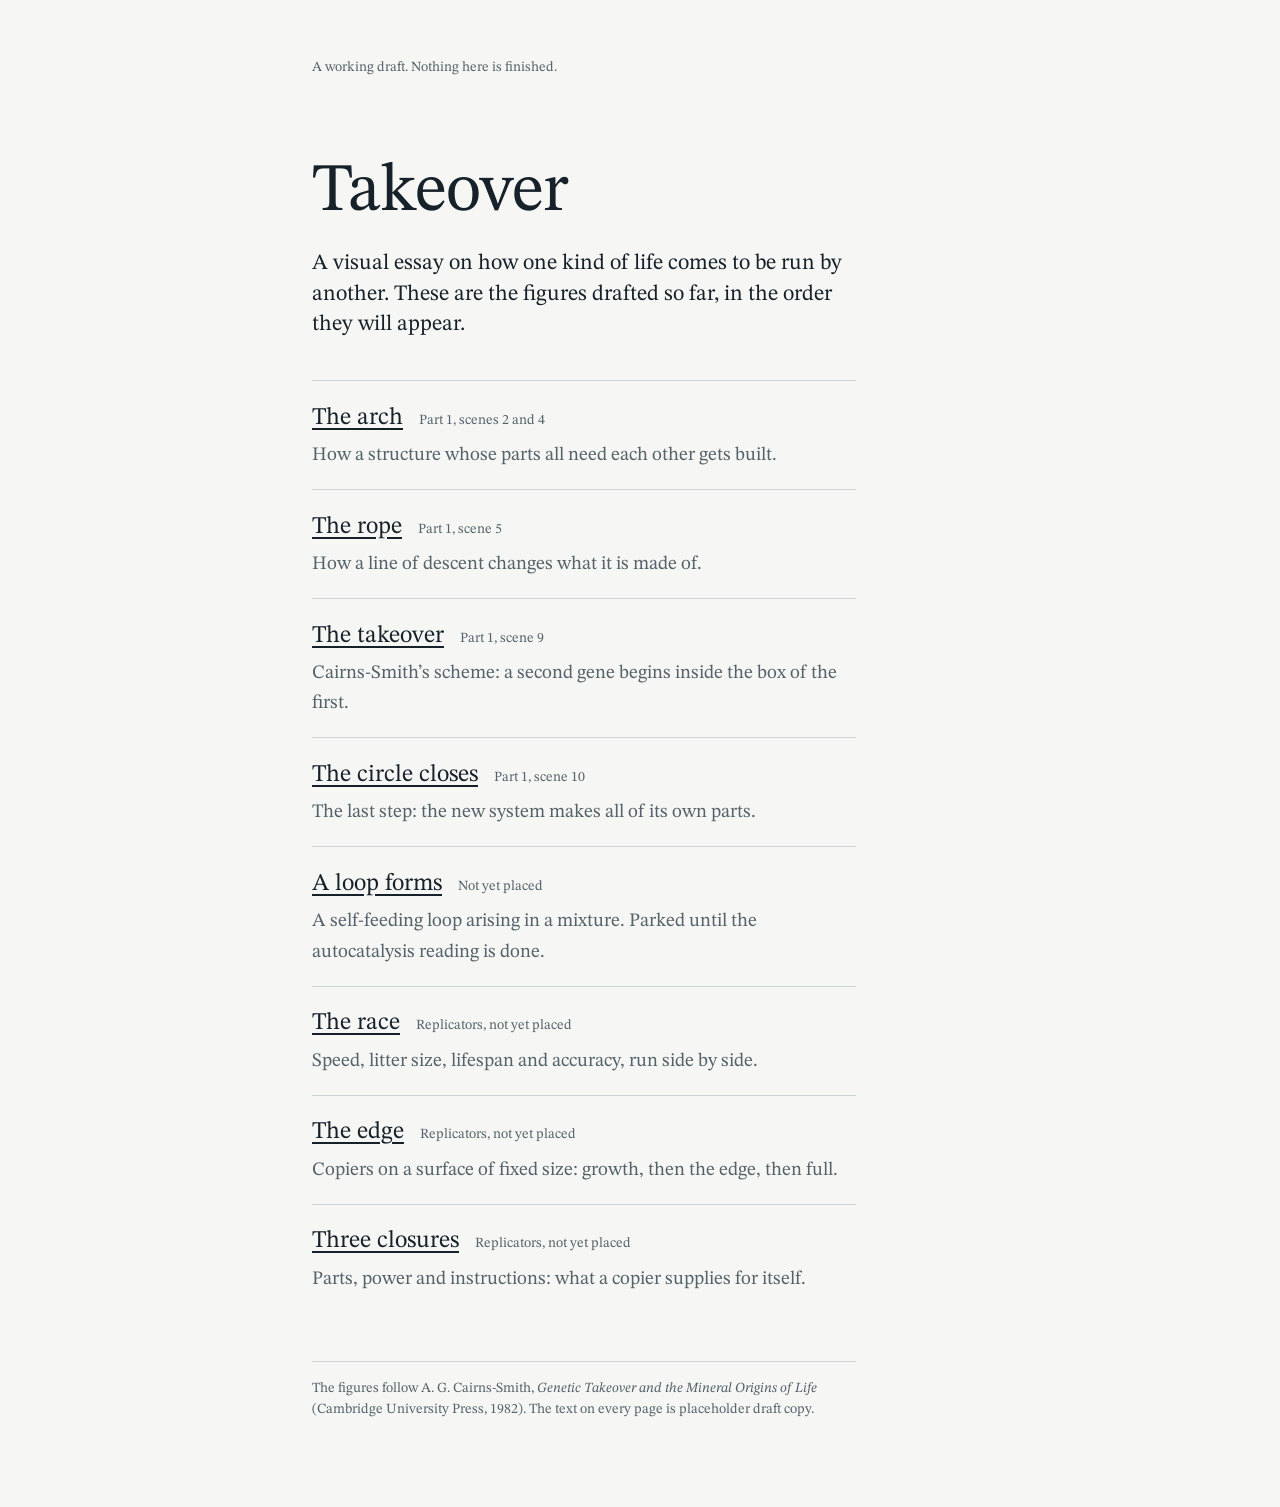
<file: index.html>
<!DOCTYPE html>
<html lang="en">
<head>
  <meta charset="utf-8">
  <meta name="viewport" content="width=device-width, initial-scale=1">
  <meta name="robots" content="noindex">
  <title>Takeover: working draft</title>
  <link rel="stylesheet" href="css/essay.css">
</head>
<body>
  <main class="page">

    <p class="draft-note">A working draft. Nothing here is finished.</p>

    <h1>Takeover</h1>

    <p class="claim">A visual essay on how one kind of life comes to be run by another. These are the figures drafted so far, in the order they will appear.</p>

    <ul class="contents">
      <li>
        <a href="the-arch.html">The arch</a>
        <span class="contents__where">Part 1, scenes 2 and 4</span>
        <p>How a structure whose parts all need each other gets built.</p>
      </li>
      <li>
        <a href="the-rope.html">The rope</a>
        <span class="contents__where">Part 1, scene 5</span>
        <p>How a line of descent changes what it is made of.</p>
      </li>
      <li>
        <a href="the-takeover.html">The takeover</a>
        <span class="contents__where">Part 1, scene 9</span>
        <p>Cairns-Smith&rsquo;s scheme: a second gene begins inside the box of the first.</p>
      </li>
      <li>
        <a href="the-circle-closes.html">The circle closes</a>
        <span class="contents__where">Part 1, scene 10</span>
        <p>The last step: the new system makes all of its own parts.</p>
      </li>
      <li>
        <a href="a-loop-forms.html">A loop forms</a>
        <span class="contents__where">Not yet placed</span>
        <p>A self-feeding loop arising in a mixture. Parked until the autocatalysis reading is done.</p>
      </li>
      <li>
        <a href="the-race.html">The race</a>
        <span class="contents__where">Replicators, not yet placed</span>
        <p>Speed, litter size, lifespan and accuracy, run side by side.</p>
      </li>
      <li>
        <a href="the-edge.html">The edge</a>
        <span class="contents__where">Replicators, not yet placed</span>
        <p>Copiers on a surface of fixed size: growth, then the edge, then full.</p>
      </li>
      <li>
        <a href="three-closures.html">Three closures</a>
        <span class="contents__where">Replicators, not yet placed</span>
        <p>Parts, power and instructions: what a copier supplies for itself.</p>
      </li>
    </ul>

    <div class="sources">
      <p>The figures follow A. G. Cairns-Smith, <i>Genetic Takeover and the Mineral Origins of Life</i> (Cambridge University Press, 1982). The text on every page is placeholder draft copy.</p>
    </div>

  </main>
</body>
</html>
</file>
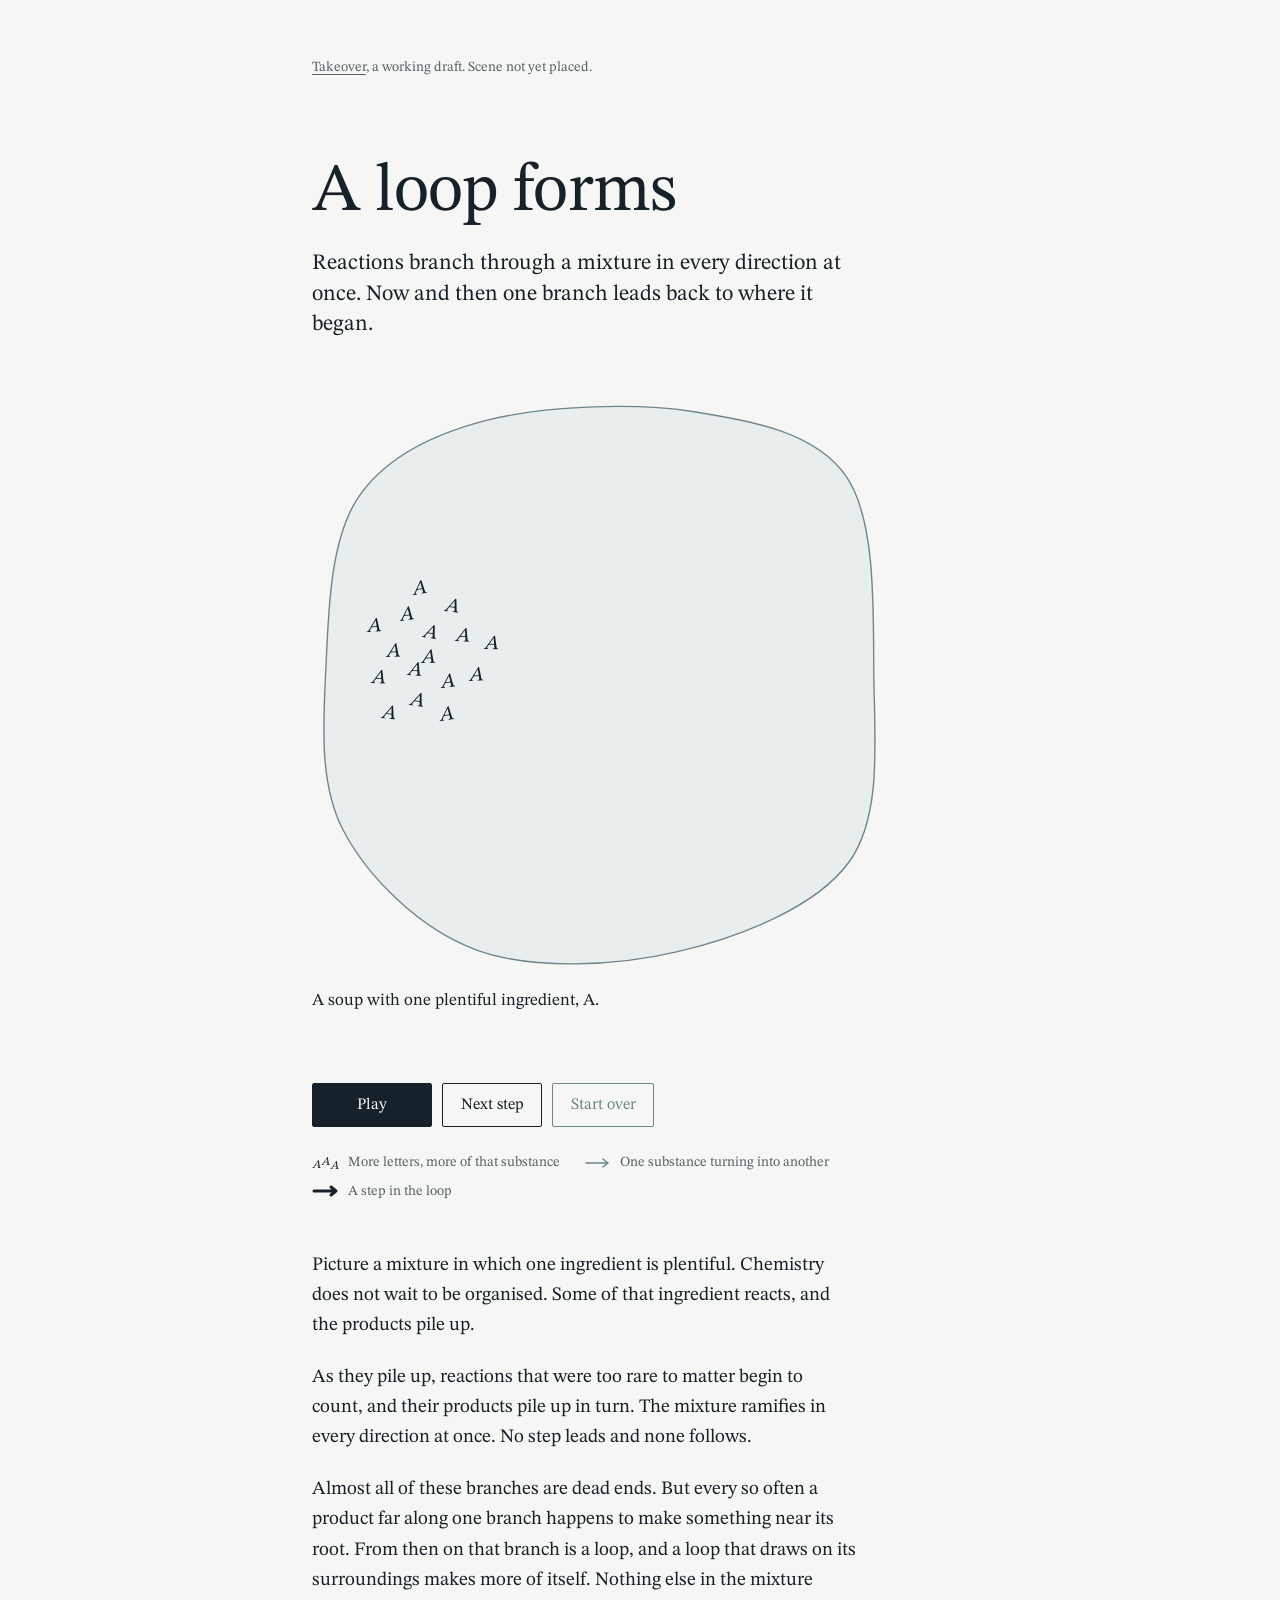
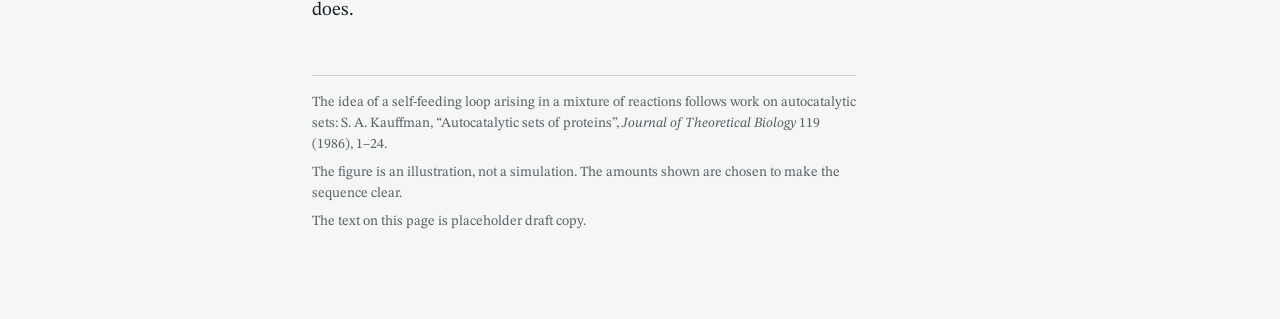
<file: a-loop-forms.html>
<!DOCTYPE html>
<html lang="en">
<head>
  <meta charset="utf-8">
  <meta name="viewport" content="width=device-width, initial-scale=1">
  <meta name="robots" content="noindex">
  <title>A loop forms: Takeover, working draft</title>
  <link rel="stylesheet" href="css/essay.css">
</head>
<body>
  <main class="page">

    <p class="draft-note"><a href="index.html">Takeover</a>, a working draft. Scene not yet placed.</p>

    <h1>A loop forms</h1>

    <p class="claim">Reactions branch through a mixture in every direction at once. Now and then one branch leads back to where it began.</p>

    <figure class="plate" id="loop-forms">
      <div class="plate__stage" data-fig-stage>
        <p>This figure is an animation and needs JavaScript to run.</p>
      </div>

      <figcaption class="plate__caption" data-fig-caption aria-live="polite"></figcaption>

      <div class="plate__controls">
        <button type="button" data-fig-play>Play</button>
        <button type="button" data-fig-next>Next step</button>
        <button type="button" data-fig-reset>Start over</button>
      </div>

      <ul class="plate__key">
        <li>
          <svg viewBox="0 0 28 16" aria-hidden="true">
            <text x="5" y="12.5" font-family="STIX Two Text, Georgia, serif" font-style="italic" font-size="12" fill="#17212a" text-anchor="middle">A</text>
            <text x="14" y="9.5" font-family="STIX Two Text, Georgia, serif" font-style="italic" font-size="12" fill="#17212a" text-anchor="middle">A</text>
            <text x="23" y="13.5" font-family="STIX Two Text, Georgia, serif" font-style="italic" font-size="12" fill="#17212a" text-anchor="middle">A</text>
          </svg>
          More letters, more of that substance
        </li>
        <li>
          <svg viewBox="0 0 28 16" aria-hidden="true">
            <path d="M2 8h22M19 4l5 4-5 4" fill="none" stroke="#6f858c" stroke-width="1.5" stroke-linecap="round" stroke-linejoin="round"/>
          </svg>
          One substance turning into another
        </li>
        <li>
          <svg viewBox="0 0 28 16" aria-hidden="true">
            <path d="M2 8h22M19 4l5 4-5 4" fill="none" stroke="#17212a" stroke-width="3" stroke-linecap="round" stroke-linejoin="round"/>
          </svg>
          A step in the loop
        </li>
      </ul>
    </figure>

    <div class="prose">
      <p>Picture a mixture in which one ingredient is plentiful. Chemistry does not wait to be organised. Some of that ingredient reacts, and the products pile up.</p>

      <p>As they pile up, reactions that were too rare to matter begin to count, and their products pile up in turn. The mixture ramifies in every direction at once. No step leads and none follows.</p>

      <p>Almost all of these branches are dead ends. But every so often a product far along one branch happens to make something near its root. From then on that branch is a loop, and a loop that draws on its surroundings makes more of itself. Nothing else in the mixture does.</p>
    </div>

    <div class="sources">
      <p>The idea of a self-feeding loop arising in a mixture of reactions follows work on autocatalytic sets: S. A. Kauffman, &ldquo;Autocatalytic sets of proteins&rdquo;, <i>Journal of Theoretical Biology</i> 119 (1986), 1&ndash;24.</p>
      <p>The figure is an illustration, not a simulation. The amounts shown are chosen to make the sequence clear.</p>
      <p>The text on this page is placeholder draft copy.</p>
    </div>

  </main>

  <script src="js/figure-player.js"></script>
  <script src="js/loop-forms.js"></script>
  <script src="js/scene-a-loop-forms.js"></script>
</body>
</html>
</file>
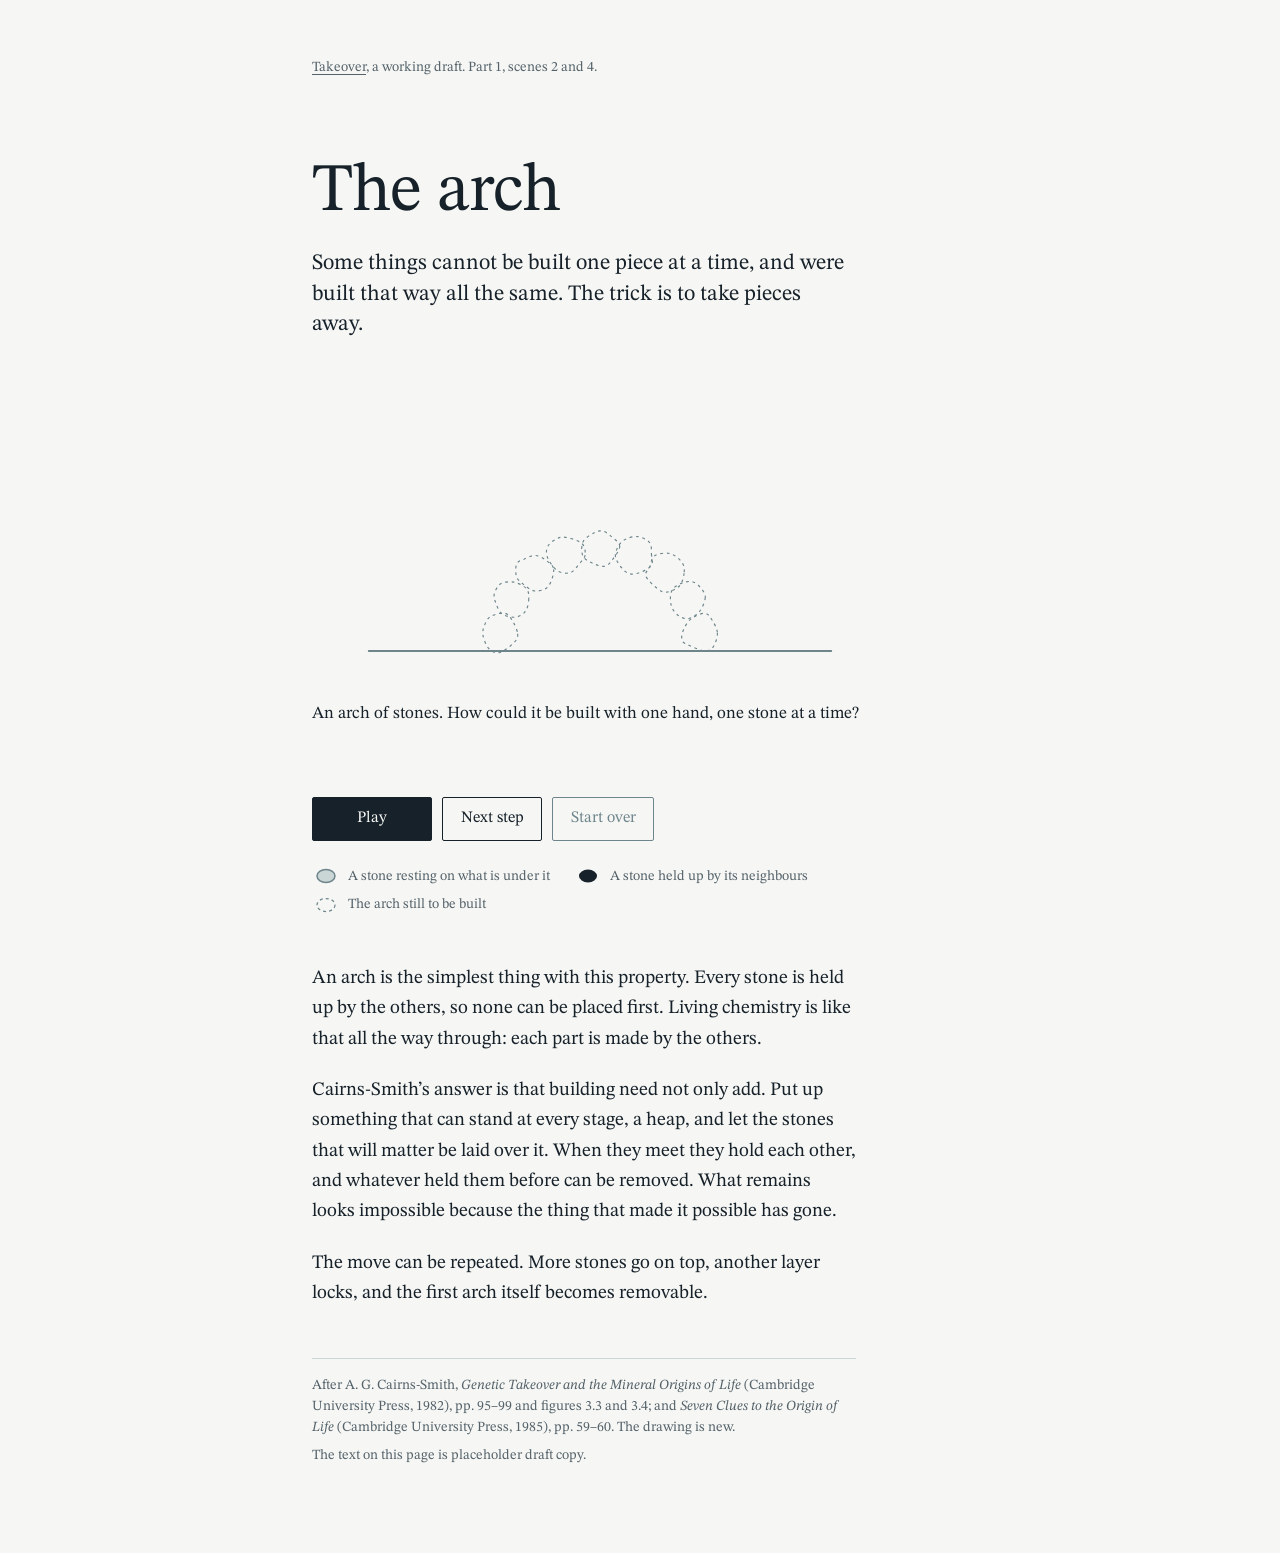
<file: the-arch.html>
<!DOCTYPE html>
<html lang="en">
<head>
  <meta charset="utf-8">
  <meta name="viewport" content="width=device-width, initial-scale=1">
  <meta name="robots" content="noindex">
  <title>The arch: Takeover, working draft</title>
  <link rel="stylesheet" href="css/essay.css">
</head>
<body>
  <main class="page">

    <p class="draft-note"><a href="index.html">Takeover</a>, a working draft. Part 1, scenes 2 and 4.</p>

    <h1>The arch</h1>

    <p class="claim">Some things cannot be built one piece at a time, and were built that way all the same. The trick is to take pieces away.</p>

    <figure class="plate" id="the-arch">
      <div class="plate__stage" data-fig-stage>
        <p>This figure is an animation and needs JavaScript to run.</p>
      </div>

      <figcaption class="plate__caption" data-fig-caption aria-live="polite"></figcaption>

      <div class="plate__controls">
        <button type="button" data-fig-play>Play</button>
        <button type="button" data-fig-next>Next step</button>
        <button type="button" data-fig-reset>Start over</button>
      </div>

      <ul class="plate__key">
        <li>
          <svg viewBox="0 0 28 16" aria-hidden="true"><ellipse cx="14" cy="8" rx="9" ry="6.5" fill="#cad5d6" stroke="#6f858c" stroke-width="1.5"/></svg>
          A stone resting on what is under it
        </li>
        <li>
          <svg viewBox="0 0 28 16" aria-hidden="true"><ellipse cx="14" cy="8" rx="9" ry="6.5" fill="#17212a"/></svg>
          A stone held up by its neighbours
        </li>
        <li>
          <svg viewBox="0 0 28 16" aria-hidden="true"><ellipse cx="14" cy="8" rx="9" ry="6.5" fill="none" stroke="#6f858c" stroke-width="1.25" stroke-dasharray="3 3"/></svg>
          The arch still to be built
        </li>
      </ul>
    </figure>

    <div class="prose">
      <p>An arch is the simplest thing with this property. Every stone is held up by the others, so none can be placed first. Living chemistry is like that all the way through: each part is made by the others.</p>

      <p>Cairns-Smith&rsquo;s answer is that building need not only add. Put up something that can stand at every stage, a heap, and let the stones that will matter be laid over it. When they meet they hold each other, and whatever held them before can be removed. What remains looks impossible because the thing that made it possible has gone.</p>

      <p>The move can be repeated. More stones go on top, another layer locks, and the first arch itself becomes removable.</p>
    </div>

    <div class="sources">
      <p>After A. G. Cairns-Smith, <i>Genetic Takeover and the Mineral Origins of Life</i> (Cambridge University Press, 1982), pp. 95&ndash;99 and figures 3.3 and 3.4; and <i>Seven Clues to the Origin of Life</i> (Cambridge University Press, 1985), pp. 59&ndash;60. The drawing is new.</p>
      <p>The text on this page is placeholder draft copy.</p>
    </div>

  </main>

  <script src="js/figure-player.js"></script>
  <script src="js/arch.js"></script>
  <script src="js/scene-the-arch.js"></script>
</body>
</html>
</file>
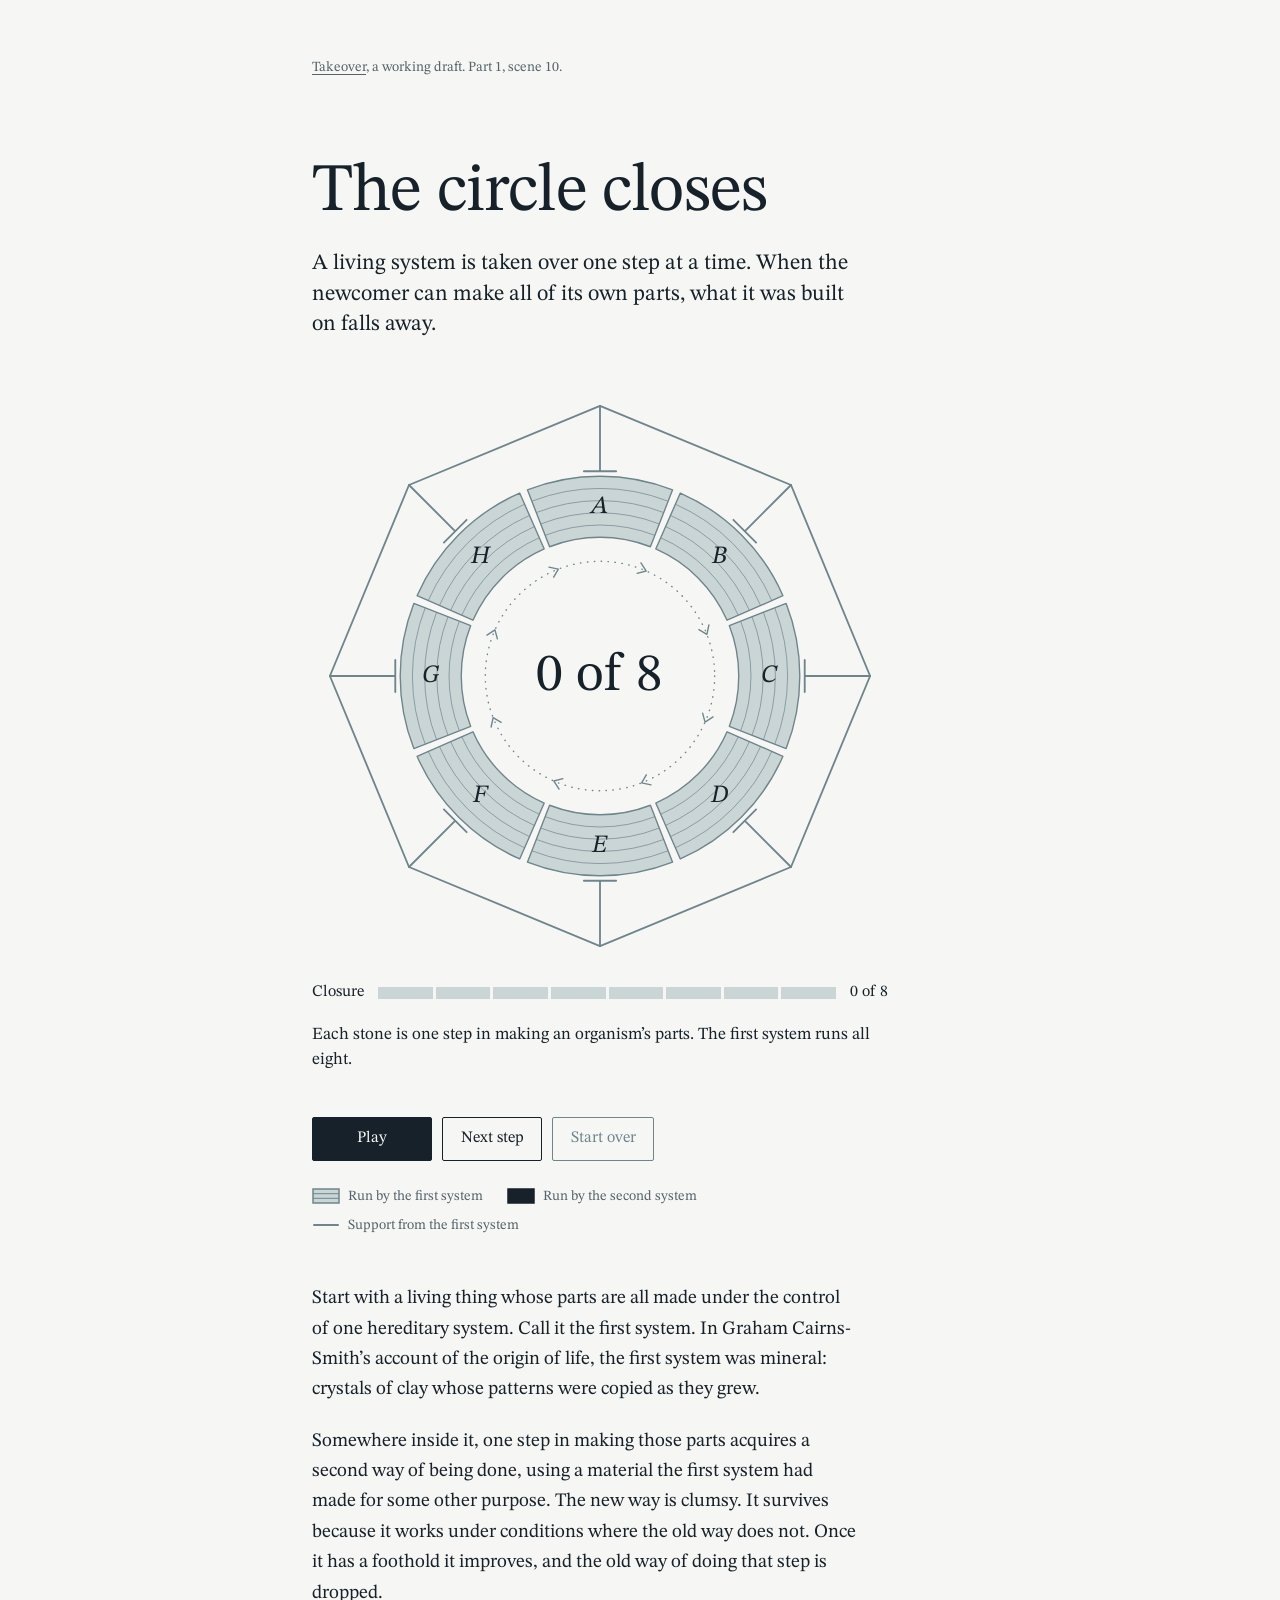
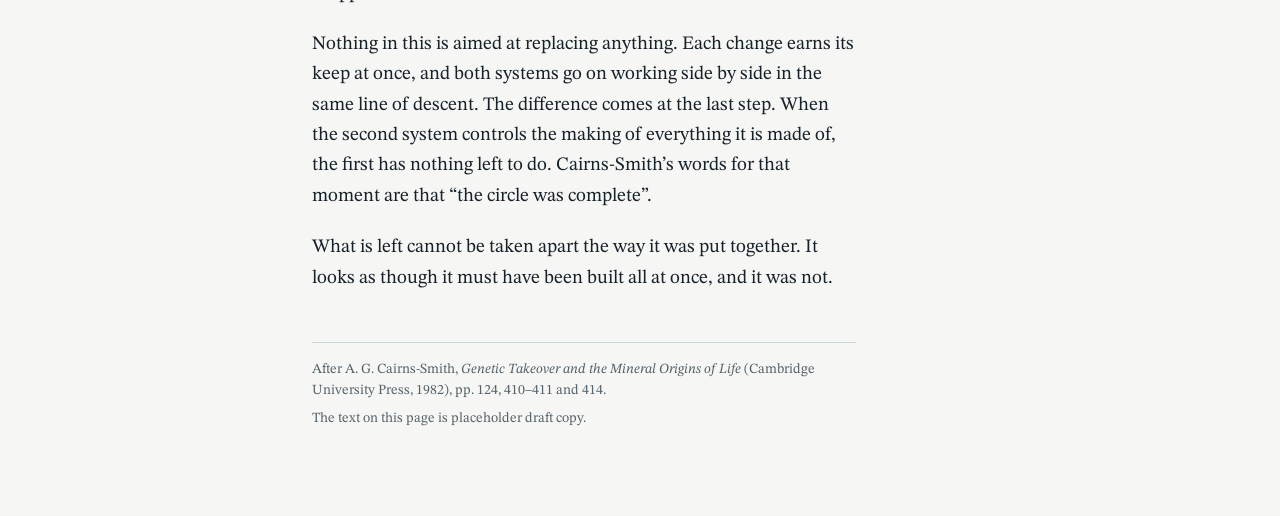
<file: the-circle-closes.html>
<!DOCTYPE html>
<html lang="en">
<head>
  <meta charset="utf-8">
  <meta name="viewport" content="width=device-width, initial-scale=1">
  <meta name="robots" content="noindex">
  <title>The circle closes: Takeover, working draft</title>
  <link rel="stylesheet" href="css/essay.css">
</head>
<body>
  <main class="page">

    <p class="draft-note"><a href="index.html">Takeover</a>, a working draft. Part 1, scene 10.</p>

    <h1>The circle closes</h1>

    <p class="claim">A living system is taken over one step at a time. When the newcomer can make all of its own parts, what it was built on falls away.</p>

    <figure class="plate" id="closing-circle">
      <div class="plate__stage" data-fig-stage>
        <p>This figure is an animation and needs JavaScript to run.</p>
      </div>

      <div class="meter">
        <span id="closure-label">Closure</span>
        <span class="meter__cells" data-cc-meter aria-labelledby="closure-label"></span>
        <span data-cc-readout></span>
      </div>

      <figcaption class="plate__caption" data-fig-caption aria-live="polite"></figcaption>

      <div class="plate__controls">
        <button type="button" data-fig-play>Play</button>
        <button type="button" data-fig-next>Next step</button>
        <button type="button" data-fig-reset>Start over</button>
      </div>

      <ul class="plate__key">
        <li>
          <svg viewBox="0 0 28 16" aria-hidden="true">
            <rect x="1" y="1" width="26" height="14" fill="#cad5d6" stroke="#6f858c" stroke-width="1.5"/>
            <path d="M1 5.7h26M1 10.3h26" stroke="#6f858c" stroke-width="1"/>
          </svg>
          Run by the first system
        </li>
        <li>
          <svg viewBox="0 0 28 16" aria-hidden="true">
            <rect x="1" y="1" width="26" height="14" fill="#17212a" stroke="#17212a" stroke-width="1.5"/>
          </svg>
          Run by the second system
        </li>
        <li>
          <svg viewBox="0 0 28 16" aria-hidden="true">
            <path d="M2 8h24" stroke="#6f858c" stroke-width="2" stroke-linecap="round"/>
          </svg>
          Support from the first system
        </li>
      </ul>
    </figure>

    <div class="prose">
      <p>Start with a living thing whose parts are all made under the control of one hereditary system. Call it the first system. In Graham Cairns-Smith&rsquo;s account of the origin of life, the first system was mineral: crystals of clay whose patterns were copied as they grew.</p>

      <p>Somewhere inside it, one step in making those parts acquires a second way of being done, using a material the first system had made for some other purpose. The new way is clumsy. It survives because it works under conditions where the old way does not. Once it has a foothold it improves, and the old way of doing that step is dropped.</p>

      <p>Nothing in this is aimed at replacing anything. Each change earns its keep at once, and both systems go on working side by side in the same line of descent. The difference comes at the last step. When the second system controls the making of everything it is made of, the first has nothing left to do. Cairns-Smith&rsquo;s words for that moment are that <q>the circle was complete</q>.</p>

      <p>What is left cannot be taken apart the way it was put together. It looks as though it must have been built all at once, and it was not.</p>
    </div>

    <div class="sources">
      <p>After A. G. Cairns-Smith, <i>Genetic Takeover and the Mineral Origins of Life</i> (Cambridge University Press, 1982), pp. 124, 410&ndash;411 and 414.</p>
      <p>The text on this page is placeholder draft copy.</p>
    </div>

  </main>

  <script src="js/figure-player.js"></script>
  <script src="js/closing-circle.js"></script>
  <script src="js/scene-the-circle-closes.js"></script>
</body>
</html>
</file>
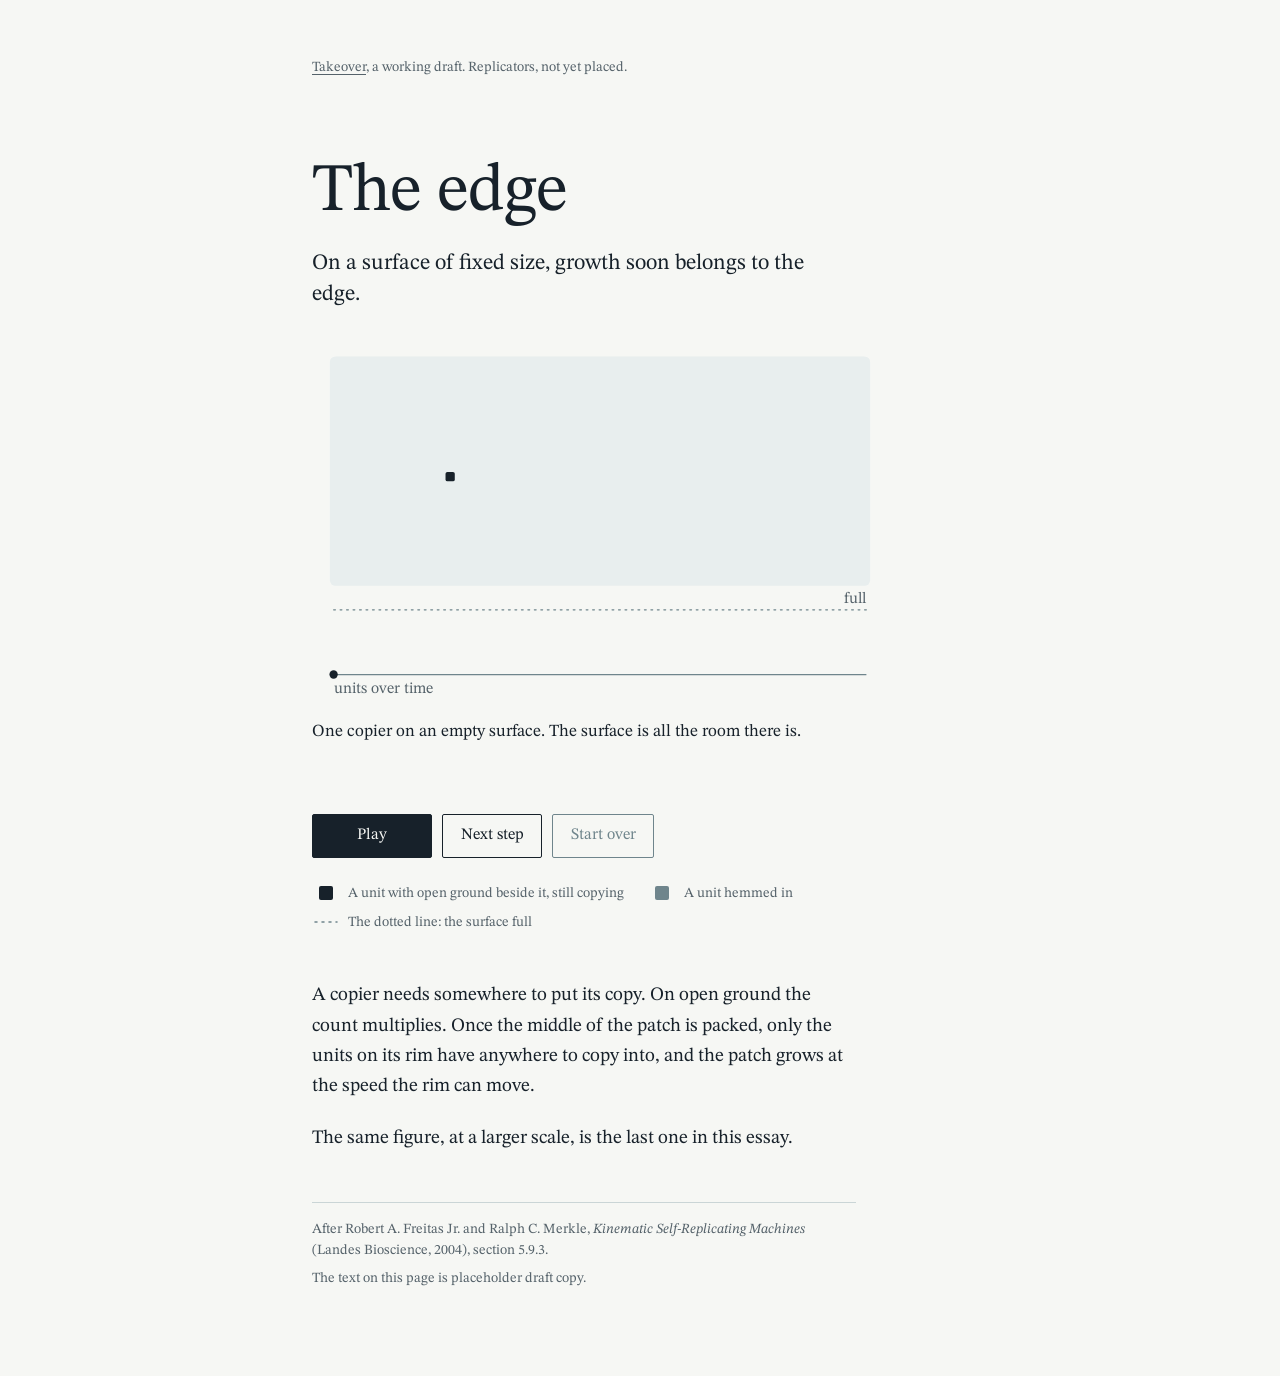
<file: the-edge.html>
<!DOCTYPE html>
<html lang="en">
<head>
  <meta charset="utf-8">
  <meta name="viewport" content="width=device-width, initial-scale=1">
  <meta name="robots" content="noindex">
  <title>The edge: Takeover, working draft</title>
  <link rel="stylesheet" href="css/essay.css">
</head>
<body>
  <main class="page">

    <p class="draft-note"><a href="index.html">Takeover</a>, a working draft. Replicators, not yet placed.</p>

    <h1>The edge</h1>

    <p class="claim">On a surface of fixed size, growth soon belongs to the edge.</p>

    <figure class="plate" id="the-edge">
      <div class="plate__stage" data-fig-stage>
        <p>This figure is an animation and needs JavaScript to run.</p>
      </div>

      <figcaption class="plate__caption" data-fig-caption aria-live="polite"></figcaption>

      <div class="plate__controls">
        <button type="button" data-fig-play>Play</button>
        <button type="button" data-fig-next>Next step</button>
        <button type="button" data-fig-reset>Start over</button>
      </div>

      <ul class="plate__key">
        <li>
          <svg viewBox="0 0 28 16" aria-hidden="true"><rect x="7" y="1" width="14" height="14" rx="2" fill="#17212a"/></svg>
          A unit with open ground beside it, still copying
        </li>
        <li>
          <svg viewBox="0 0 28 16" aria-hidden="true"><rect x="7" y="1" width="14" height="14" rx="2" fill="#6f858c"/></svg>
          A unit hemmed in
        </li>
        <li>
          <svg viewBox="0 0 28 16" aria-hidden="true"><path d="M3 8h22" stroke="#6f858c" stroke-width="1.5" stroke-linecap="round" stroke-dasharray="2 5"/></svg>
          The dotted line: the surface full
        </li>
      </ul>
    </figure>

    <div class="prose">
      <p>A copier needs somewhere to put its copy. On open ground the count multiplies. Once the middle of the patch is packed, only the units on its rim have anywhere to copy into, and the patch grows at the speed the rim can move.</p>

      <p>The same figure, at a larger scale, is the last one in this essay.</p>
    </div>

    <div class="sources">
      <p>After Robert A. Freitas Jr. and Ralph C. Merkle, <i>Kinematic Self-Replicating Machines</i> (Landes Bioscience, 2004), section 5.9.3.</p>
      <p>The text on this page is placeholder draft copy.</p>
    </div>

  </main>

  <script src="js/figure-player.js"></script>
  <script src="js/spread.js"></script>
  <script src="js/scene-the-edge.js"></script>
</body>
</html>
</file>
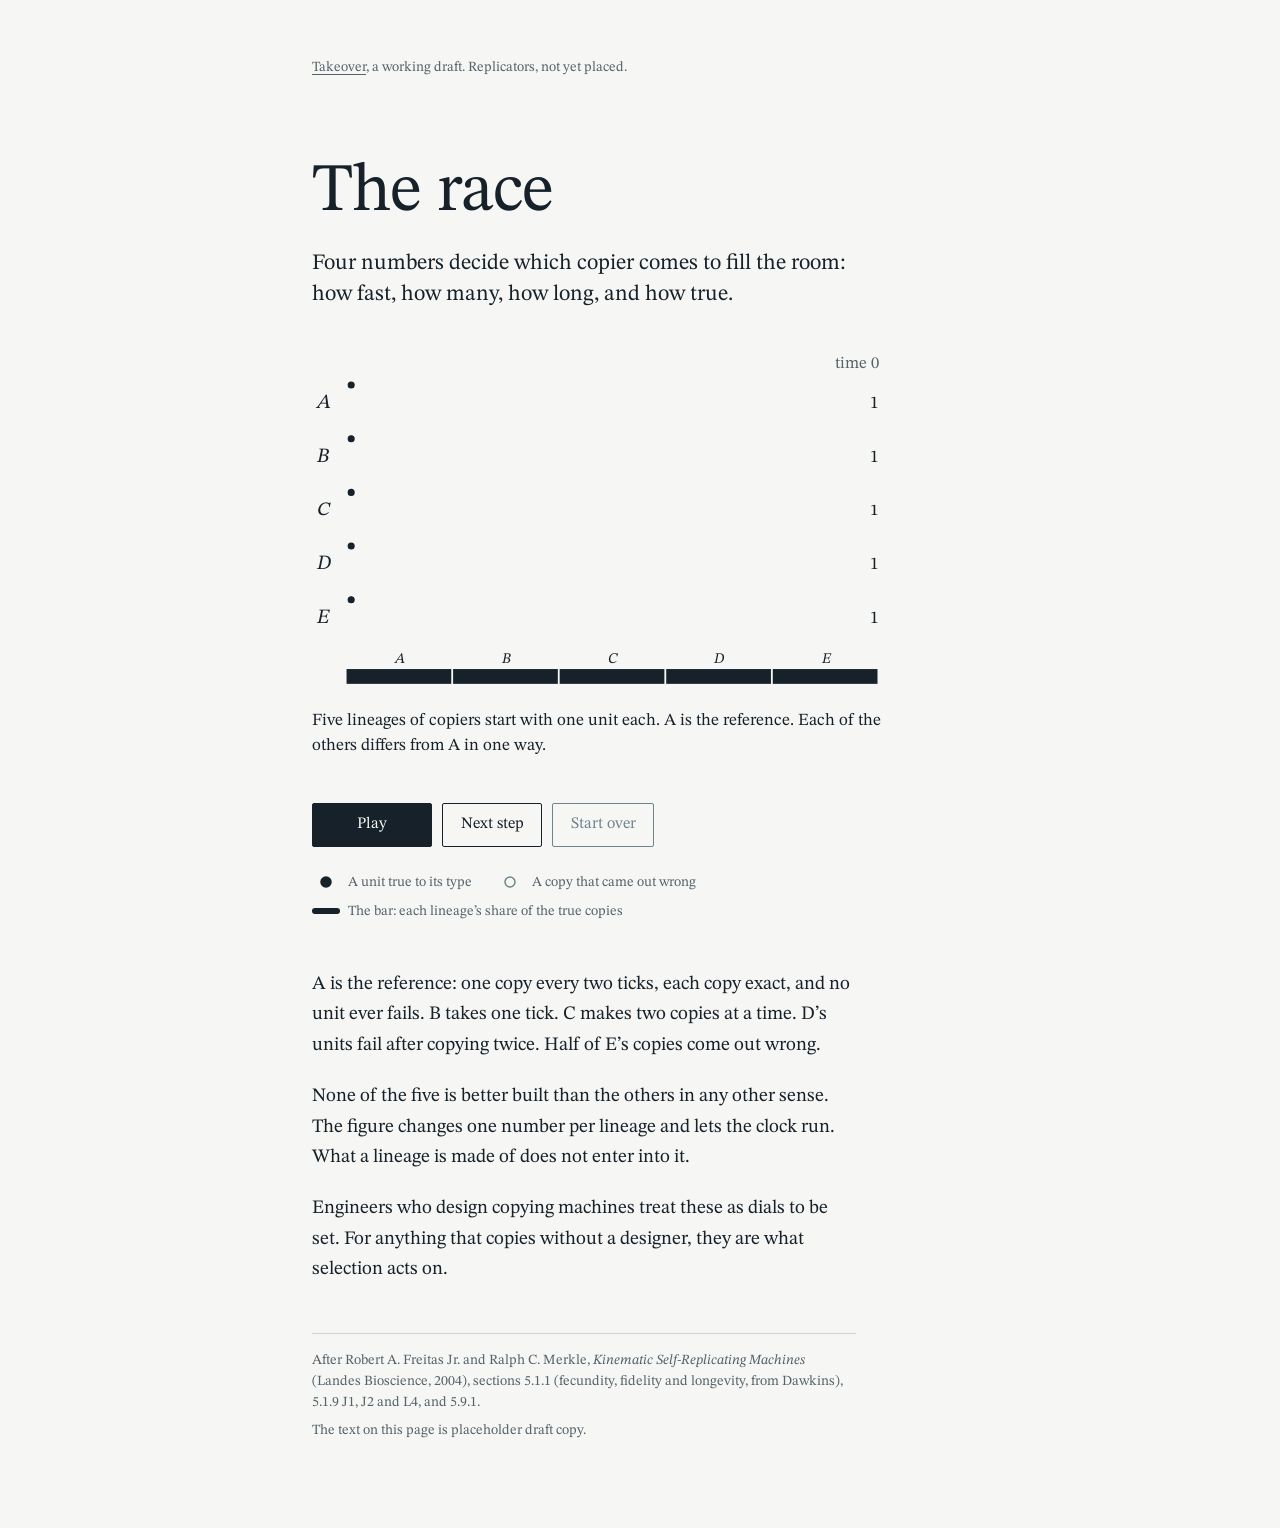
<file: the-race.html>
<!DOCTYPE html>
<html lang="en">
<head>
  <meta charset="utf-8">
  <meta name="viewport" content="width=device-width, initial-scale=1">
  <meta name="robots" content="noindex">
  <title>The race: Takeover, working draft</title>
  <link rel="stylesheet" href="css/essay.css">
</head>
<body>
  <main class="page">

    <p class="draft-note"><a href="index.html">Takeover</a>, a working draft. Replicators, not yet placed.</p>

    <h1>The race</h1>

    <p class="claim">Four numbers decide which copier comes to fill the room: how fast, how many, how long, and how true.</p>

    <figure class="plate" id="the-race">
      <div class="plate__stage" data-fig-stage>
        <p>This figure is an animation and needs JavaScript to run.</p>
      </div>

      <figcaption class="plate__caption" data-fig-caption aria-live="polite"></figcaption>

      <div class="plate__controls">
        <button type="button" data-fig-play>Play</button>
        <button type="button" data-fig-next>Next step</button>
        <button type="button" data-fig-reset>Start over</button>
      </div>

      <ul class="plate__key">
        <li>
          <svg viewBox="0 0 28 16" aria-hidden="true"><circle cx="14" cy="8" r="5" fill="#17212a" stroke="#17212a" stroke-width="1.5"/></svg>
          A unit true to its type
        </li>
        <li>
          <svg viewBox="0 0 28 16" aria-hidden="true"><circle cx="14" cy="8" r="5" fill="#f6f7f4" stroke="#6f858c" stroke-width="1.5"/></svg>
          A copy that came out wrong
        </li>
        <li>
          <svg viewBox="0 0 28 16" aria-hidden="true"><path d="M3 8h22" stroke="#17212a" stroke-width="6" stroke-linecap="round"/></svg>
          The bar: each lineage&rsquo;s share of the true copies
        </li>
      </ul>
    </figure>

    <div class="prose">
      <p>A is the reference: one copy every two ticks, each copy exact, and no unit ever fails. B takes one tick. C makes two copies at a time. D&rsquo;s units fail after copying twice. Half of E&rsquo;s copies come out wrong.</p>

      <p>None of the five is better built than the others in any other sense. The figure changes one number per lineage and lets the clock run. What a lineage is made of does not enter into it.</p>

      <p>Engineers who design copying machines treat these as dials to be set. For anything that copies without a designer, they are what selection acts on.</p>
    </div>

    <div class="sources">
      <p>After Robert A. Freitas Jr. and Ralph C. Merkle, <i>Kinematic Self-Replicating Machines</i> (Landes Bioscience, 2004), sections 5.1.1 (fecundity, fidelity and longevity, from Dawkins), 5.1.9 J1, J2 and L4, and 5.9.1.</p>
      <p>The text on this page is placeholder draft copy.</p>
    </div>

  </main>

  <script src="js/figure-player.js"></script>
  <script src="js/race.js"></script>
  <script src="js/scene-the-race.js"></script>
</body>
</html>
</file>
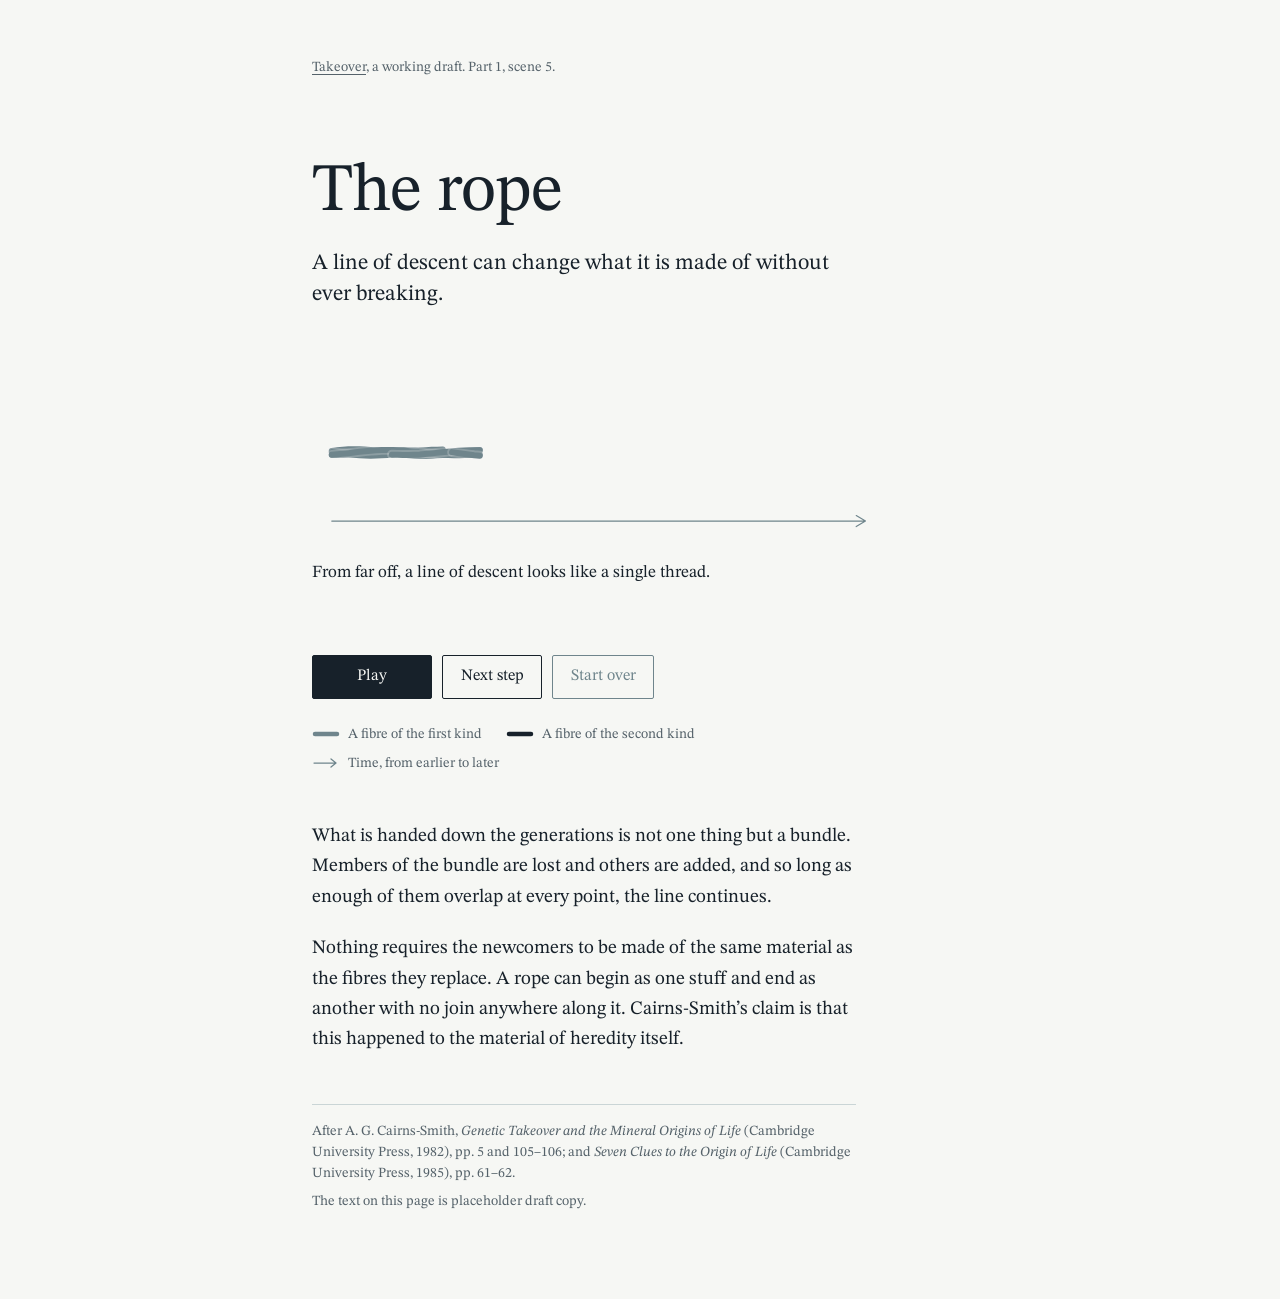
<file: the-rope.html>
<!DOCTYPE html>
<html lang="en">
<head>
  <meta charset="utf-8">
  <meta name="viewport" content="width=device-width, initial-scale=1">
  <meta name="robots" content="noindex">
  <title>The rope: Takeover, working draft</title>
  <link rel="stylesheet" href="css/essay.css">
</head>
<body>
  <main class="page">

    <p class="draft-note"><a href="index.html">Takeover</a>, a working draft. Part 1, scene 5.</p>

    <h1>The rope</h1>

    <p class="claim">A line of descent can change what it is made of without ever breaking.</p>

    <figure class="plate" id="the-rope">
      <div class="plate__stage" data-fig-stage>
        <p>This figure is an animation and needs JavaScript to run.</p>
      </div>

      <figcaption class="plate__caption" data-fig-caption aria-live="polite"></figcaption>

      <div class="plate__controls">
        <button type="button" data-fig-play>Play</button>
        <button type="button" data-fig-next>Next step</button>
        <button type="button" data-fig-reset>Start over</button>
      </div>

      <ul class="plate__key">
        <li>
          <svg viewBox="0 0 28 16" aria-hidden="true"><path d="M3 8h22" stroke="#6f858c" stroke-width="4.5" stroke-linecap="round"/></svg>
          A fibre of the first kind
        </li>
        <li>
          <svg viewBox="0 0 28 16" aria-hidden="true"><path d="M3 8h22" stroke="#17212a" stroke-width="4.5" stroke-linecap="round"/></svg>
          A fibre of the second kind
        </li>
        <li>
          <svg viewBox="0 0 28 16" aria-hidden="true"><path d="M2 8h22M19 4l5 4-5 4" fill="none" stroke="#6f858c" stroke-width="1.25" stroke-linecap="round" stroke-linejoin="round"/></svg>
          Time, from earlier to later
        </li>
      </ul>
    </figure>

    <div class="prose">
      <p>What is handed down the generations is not one thing but a bundle. Members of the bundle are lost and others are added, and so long as enough of them overlap at every point, the line continues.</p>

      <p>Nothing requires the newcomers to be made of the same material as the fibres they replace. A rope can begin as one stuff and end as another with no join anywhere along it. Cairns-Smith&rsquo;s claim is that this happened to the material of heredity itself.</p>
    </div>

    <div class="sources">
      <p>After A. G. Cairns-Smith, <i>Genetic Takeover and the Mineral Origins of Life</i> (Cambridge University Press, 1982), pp. 5 and 105&ndash;106; and <i>Seven Clues to the Origin of Life</i> (Cambridge University Press, 1985), pp. 61&ndash;62.</p>
      <p>The text on this page is placeholder draft copy.</p>
    </div>

  </main>

  <script src="js/figure-player.js"></script>
  <script src="js/rope.js"></script>
  <script src="js/scene-the-rope.js"></script>
</body>
</html>
</file>
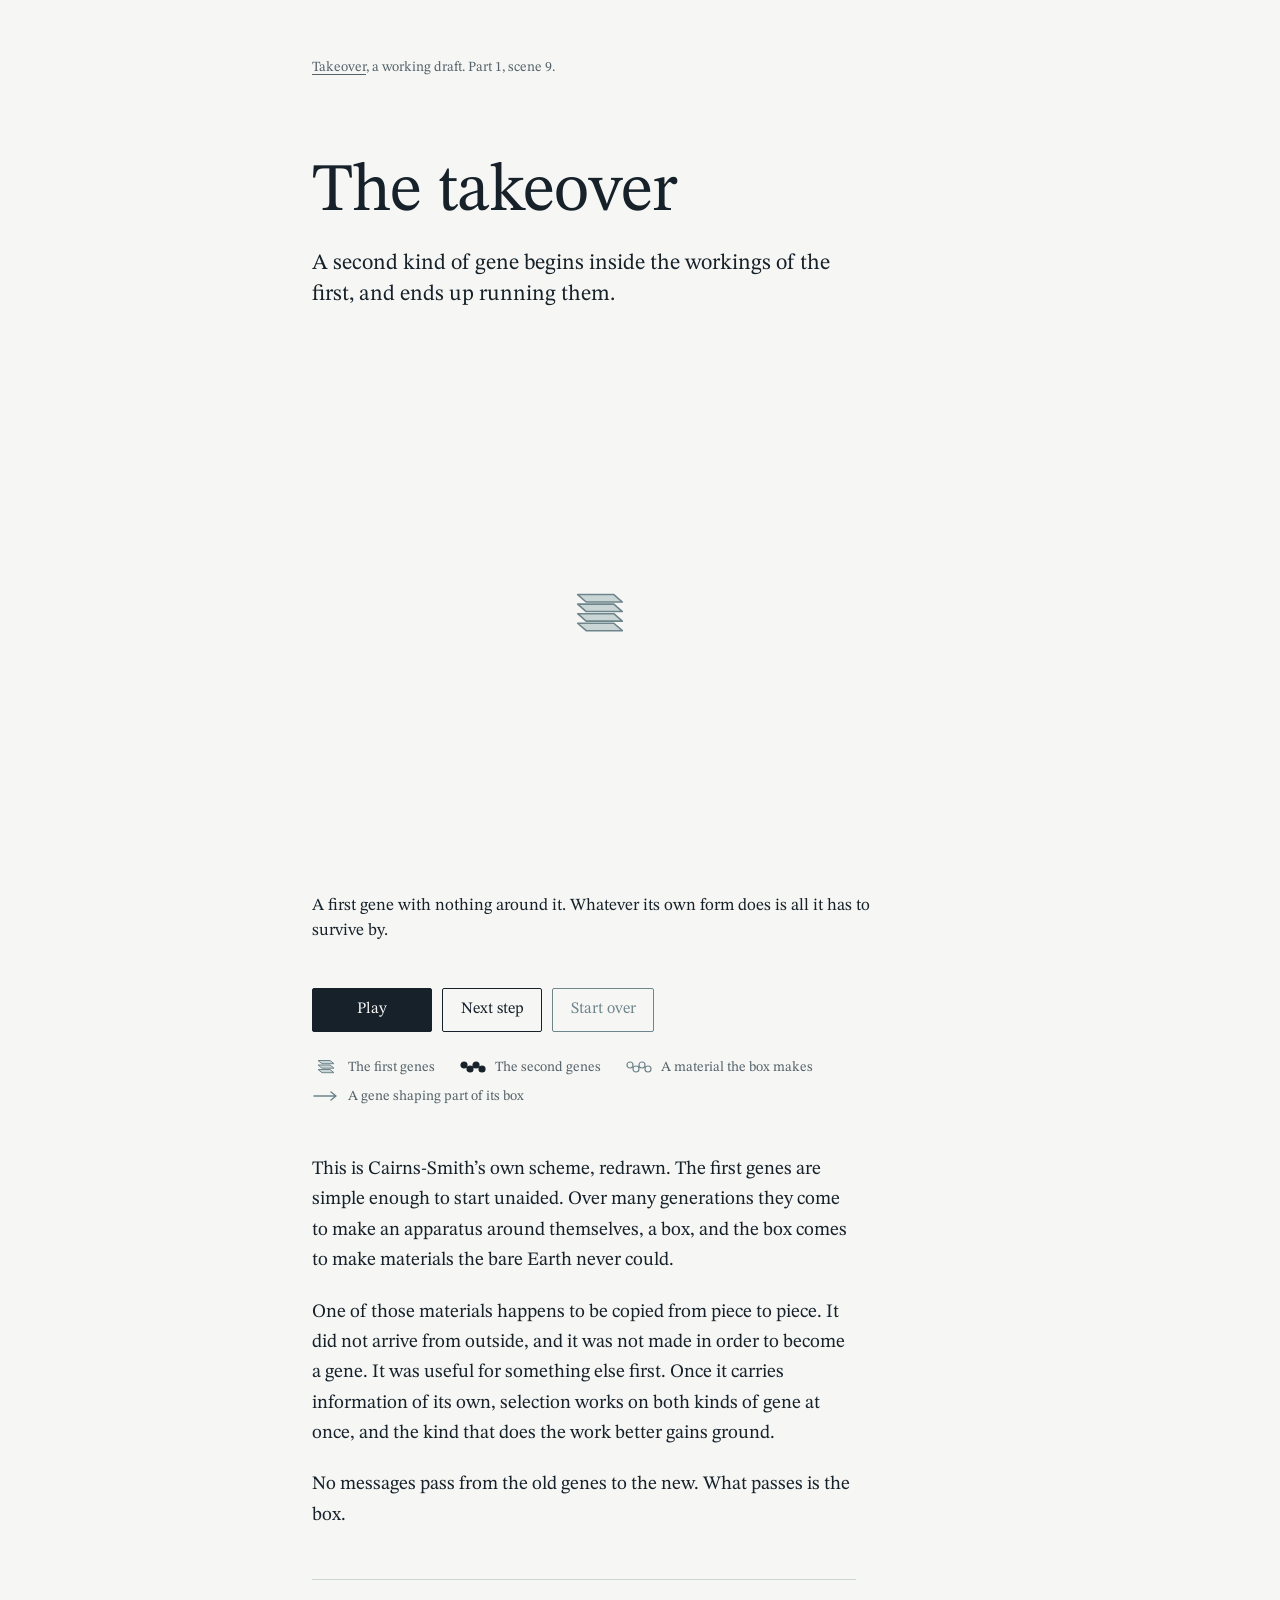
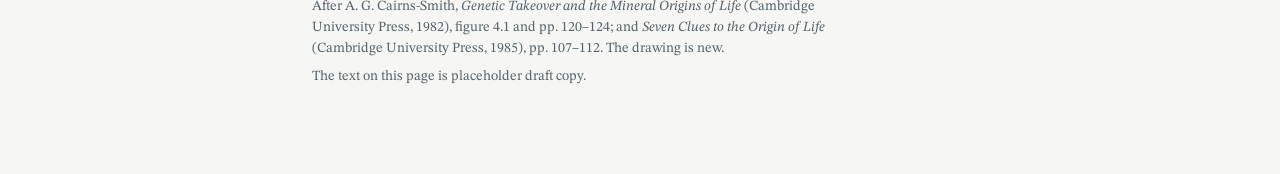
<file: the-takeover.html>
<!DOCTYPE html>
<html lang="en">
<head>
  <meta charset="utf-8">
  <meta name="viewport" content="width=device-width, initial-scale=1">
  <meta name="robots" content="noindex">
  <title>The takeover: Takeover, working draft</title>
  <link rel="stylesheet" href="css/essay.css">
</head>
<body>
  <main class="page">

    <p class="draft-note"><a href="index.html">Takeover</a>, a working draft. Part 1, scene 9.</p>

    <h1>The takeover</h1>

    <p class="claim">A second kind of gene begins inside the workings of the first, and ends up running them.</p>

    <figure class="plate" id="the-takeover">
      <div class="plate__stage" data-fig-stage>
        <p>This figure is an animation and needs JavaScript to run.</p>
      </div>

      <figcaption class="plate__caption" data-fig-caption aria-live="polite"></figcaption>

      <div class="plate__controls">
        <button type="button" data-fig-play>Play</button>
        <button type="button" data-fig-next>Next step</button>
        <button type="button" data-fig-reset>Start over</button>
      </div>

      <ul class="plate__key">
        <li>
          <svg viewBox="0 0 28 16" aria-hidden="true"><path d="M6 1.5h12l4 3.2H10z" fill="#cad5d6" stroke="#6f858c" stroke-width="1"/><path d="M6 6h12l4 3.2H10z" fill="#cad5d6" stroke="#6f858c" stroke-width="1"/><path d="M6 10.5h12l4 3.2H10z" fill="#cad5d6" stroke="#6f858c" stroke-width="1"/></svg>
          The first genes
        </li>
        <li>
          <svg viewBox="0 0 28 16" aria-hidden="true"><path d="M5 6l6 4 6-4 6 4" fill="none" stroke="#17212a" stroke-width="1.5"/><circle cx="5" cy="6" r="3" fill="#17212a" stroke="#17212a" stroke-width="1.2"/><circle cx="11" cy="10" r="3" fill="#17212a" stroke="#17212a" stroke-width="1.2"/><circle cx="17" cy="6" r="3" fill="#17212a" stroke="#17212a" stroke-width="1.2"/><circle cx="23" cy="10" r="3" fill="#17212a" stroke="#17212a" stroke-width="1.2"/></svg>
          The second genes
        </li>
        <li>
          <svg viewBox="0 0 28 16" aria-hidden="true"><path d="M5 6l6 4 6-4 6 4" fill="none" stroke="#6f858c" stroke-width="1.5"/><circle cx="5" cy="6" r="3" fill="#f6f7f4" stroke="#6f858c" stroke-width="1.2"/><circle cx="11" cy="10" r="3" fill="#f6f7f4" stroke="#6f858c" stroke-width="1.2"/><circle cx="17" cy="6" r="3" fill="#f6f7f4" stroke="#6f858c" stroke-width="1.2"/><circle cx="23" cy="10" r="3" fill="#f6f7f4" stroke="#6f858c" stroke-width="1.2"/></svg>
          A material the box makes
        </li>
        <li>
          <svg viewBox="0 0 28 16" aria-hidden="true"><path d="M2 8h22M19 4l5 4-5 4" fill="none" stroke="#6f858c" stroke-width="1.5" stroke-linecap="round" stroke-linejoin="round"/></svg>
          A gene shaping part of its box
        </li>
      </ul>
    </figure>

    <div class="prose">
      <p>This is Cairns-Smith&rsquo;s own scheme, redrawn. The first genes are simple enough to start unaided. Over many generations they come to make an apparatus around themselves, a box, and the box comes to make materials the bare Earth never could.</p>

      <p>One of those materials happens to be copied from piece to piece. It did not arrive from outside, and it was not made in order to become a gene. It was useful for something else first. Once it carries information of its own, selection works on both kinds of gene at once, and the kind that does the work better gains ground.</p>

      <p>No messages pass from the old genes to the new. What passes is the box.</p>
    </div>

    <div class="sources">
      <p>After A. G. Cairns-Smith, <i>Genetic Takeover and the Mineral Origins of Life</i> (Cambridge University Press, 1982), figure 4.1 and pp. 120&ndash;124; and <i>Seven Clues to the Origin of Life</i> (Cambridge University Press, 1985), pp. 107&ndash;112. The drawing is new.</p>
      <p>The text on this page is placeholder draft copy.</p>
    </div>

  </main>

  <script src="js/figure-player.js"></script>
  <script src="js/takeover.js"></script>
  <script src="js/scene-the-takeover.js"></script>
</body>
</html>
</file>
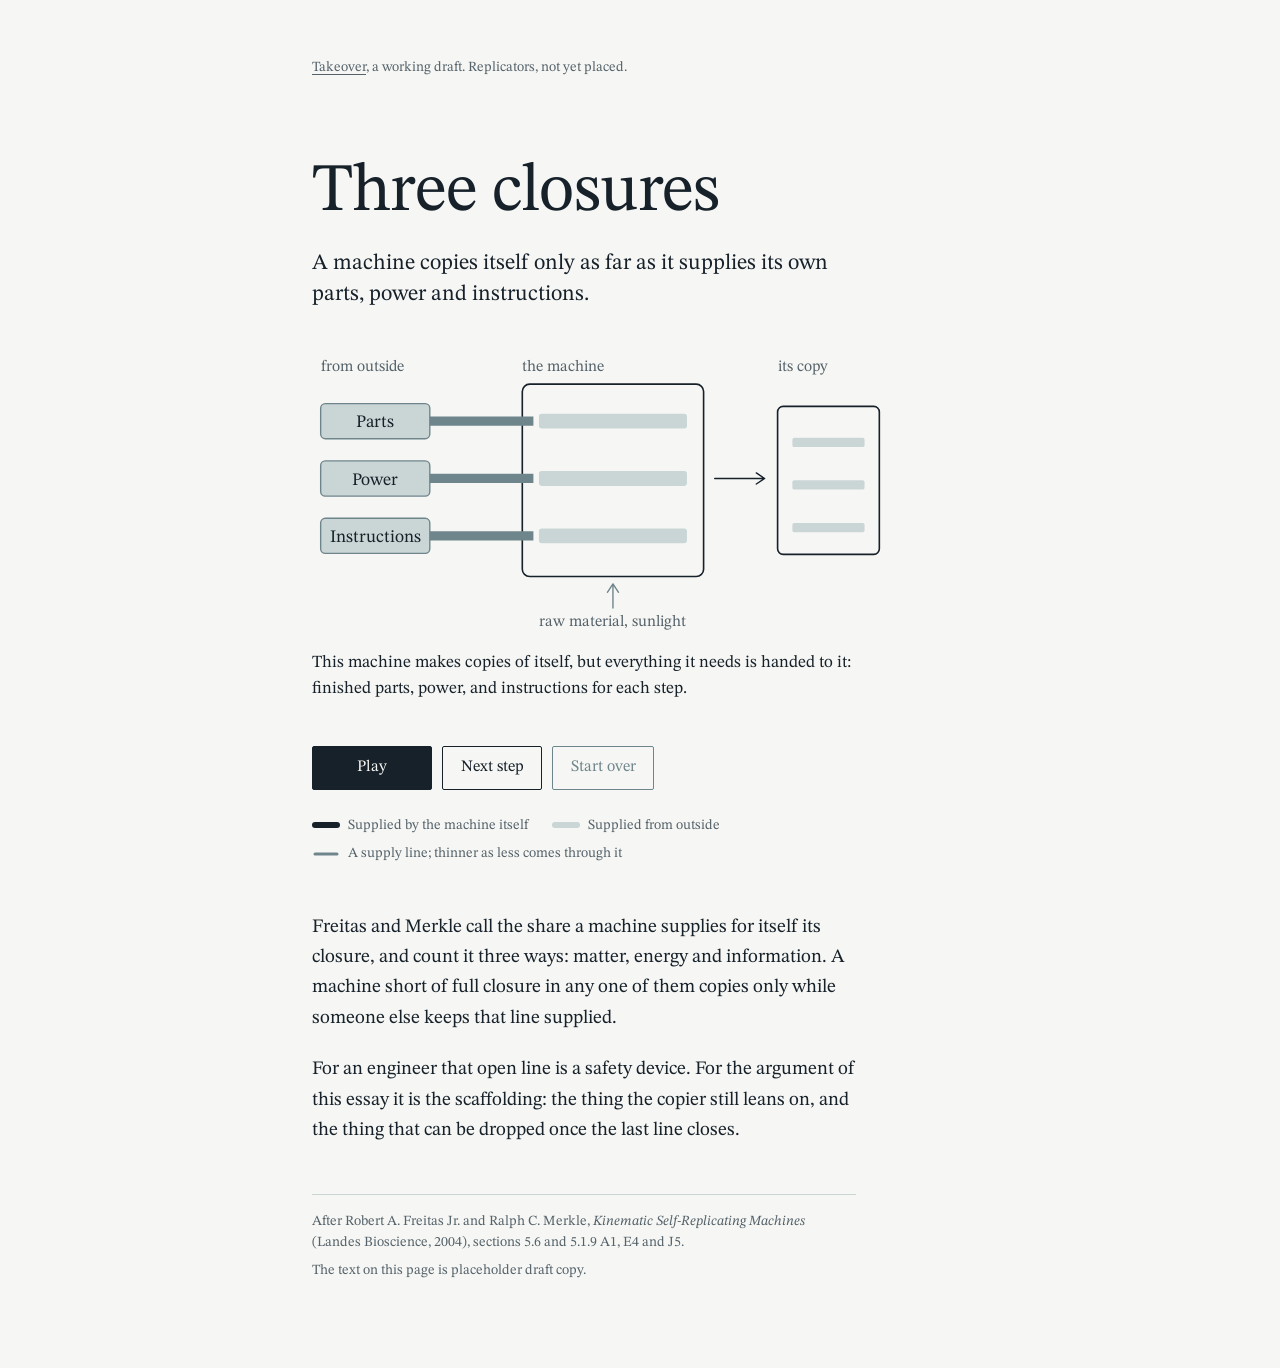
<file: three-closures.html>
<!DOCTYPE html>
<html lang="en">
<head>
  <meta charset="utf-8">
  <meta name="viewport" content="width=device-width, initial-scale=1">
  <meta name="robots" content="noindex">
  <title>Three closures: Takeover, working draft</title>
  <link rel="stylesheet" href="css/essay.css">
</head>
<body>
  <main class="page">

    <p class="draft-note"><a href="index.html">Takeover</a>, a working draft. Replicators, not yet placed.</p>

    <h1>Three closures</h1>

    <p class="claim">A machine copies itself only as far as it supplies its own parts, power and instructions.</p>

    <figure class="plate" id="three-closures">
      <div class="plate__stage" data-fig-stage>
        <p>This figure is an animation and needs JavaScript to run.</p>
      </div>

      <figcaption class="plate__caption" data-fig-caption aria-live="polite"></figcaption>

      <div class="plate__controls">
        <button type="button" data-fig-play>Play</button>
        <button type="button" data-fig-next>Next step</button>
        <button type="button" data-fig-reset>Start over</button>
      </div>

      <ul class="plate__key">
        <li>
          <svg viewBox="0 0 28 16" aria-hidden="true"><path d="M3 8h22" stroke="#17212a" stroke-width="6" stroke-linecap="round"/></svg>
          Supplied by the machine itself
        </li>
        <li>
          <svg viewBox="0 0 28 16" aria-hidden="true"><path d="M3 8h22" stroke="#cad5d6" stroke-width="6" stroke-linecap="round"/></svg>
          Supplied from outside
        </li>
        <li>
          <svg viewBox="0 0 28 16" aria-hidden="true"><path d="M3 8h22" stroke="#6f858c" stroke-width="3" stroke-linecap="round"/></svg>
          A supply line; thinner as less comes through it
        </li>
      </ul>
    </figure>

    <div class="prose">
      <p>Freitas and Merkle call the share a machine supplies for itself its closure, and count it three ways: matter, energy and information. A machine short of full closure in any one of them copies only while someone else keeps that line supplied.</p>

      <p>For an engineer that open line is a safety device. For the argument of this essay it is the scaffolding: the thing the copier still leans on, and the thing that can be dropped once the last line closes.</p>
    </div>

    <div class="sources">
      <p>After Robert A. Freitas Jr. and Ralph C. Merkle, <i>Kinematic Self-Replicating Machines</i> (Landes Bioscience, 2004), sections 5.6 and 5.1.9 A1, E4 and J5.</p>
      <p>The text on this page is placeholder draft copy.</p>
    </div>

  </main>

  <script src="js/figure-player.js"></script>
  <script src="js/closure.js"></script>
  <script src="js/scene-three-closures.js"></script>
</body>
</html>
</file>
<file: css/essay.css>
/* Takeover: essay styles.
   Two colours carry the argument: mineral (the first system) and carbon
   (the second). The signal colour is used once, when the circle closes. */

@font-face {
  font-family: "STIX Two Text";
  src: url("../fonts/stix-two-text-latin-400-normal.woff2") format("woff2");
  font-weight: 400;
  font-style: normal;
  font-display: swap;
}
@font-face {
  font-family: "STIX Two Text";
  src: url("../fonts/stix-two-text-latin-400-italic.woff2") format("woff2");
  font-weight: 400;
  font-style: italic;
  font-display: swap;
}
:root {
  color-scheme: light;
  --paper: #f6f7f4;
  --carbon: #17212a;
  --mineral: #cad5d6;
  --mineral-line: #6f858c;
  --soup: #e8eeee;
  --signal: #f0b429;
  --quiet: #55626a;
  --serif: "STIX Two Text", "STIXGeneral", "Iowan Old Style", "Palatino Linotype", Georgia, serif;
  --measure: 34rem;
  --plate: 36rem;
}

* { box-sizing: border-box; }

html { -webkit-text-size-adjust: 100%; }

body {
  margin: 0;
  background: var(--paper);
  color: var(--carbon);
  font-family: var(--serif);
  font-size: 1.1875rem;
  line-height: 1.6;
  font-variant-numeric: oldstyle-nums;
}

.page {
  max-width: 46rem;
  margin: 0 auto;
  padding: clamp(1.25rem, 5vw, 3.5rem) clamp(1.25rem, 5vw, 2.5rem) 5rem;
}

.draft-note {
  margin: 0 0 clamp(2.5rem, 9vw, 5rem);
  font-size: 0.875rem;
  color: var(--quiet);
}
.draft-note a { color: inherit; text-underline-offset: 0.2em; }
.draft-note a:hover { color: var(--carbon); }
.draft-note a:focus-visible { outline: 2px solid var(--carbon); outline-offset: 3px; }

h1 {
  margin: 0 0 1.25rem;
  font-size: clamp(2.5rem, 9vw, 4.25rem);
  font-weight: 400;
  line-height: 1.02;
  letter-spacing: -0.012em;
}

.claim {
  max-width: var(--measure);
  margin: 0 0 2.5rem;
  font-size: 1.375rem;
  line-height: 1.4;
}

.prose { max-width: var(--measure); }
.prose p { margin: 0 0 1.1em; }
.prose q { quotes: "\201C" "\201D"; }

.sources {
  max-width: var(--measure);
  margin-top: 3rem;
  padding-top: 1rem;
  border-top: 1px solid var(--mineral);
  font-size: 0.875rem;
  line-height: 1.5;
  color: var(--quiet);
}
.sources p { margin: 0 0 0.5em; }

/* ---------- The figure ---------- */

.plate {
  max-width: var(--plate);
  margin: 0 0 3rem;
}

.plate__stage { margin: 0 -0.5rem; }
.plate__stage p { margin: 0; padding: 2rem 0.5rem; color: var(--quiet); }

.meter {
  display: grid;
  grid-template-columns: auto 1fr auto;
  align-items: center;
  gap: 0.875rem;
  margin-top: 0.5rem;
  font-size: 1rem;
  font-variant-numeric: lining-nums tabular-nums;
}
.meter__cells {
  display: grid;
  grid-auto-flow: column;
  grid-auto-columns: 1fr;
  gap: 3px;
  height: 0.75rem;
}
.meter__cell {
  background: var(--mineral);
  transition: background-color 0.5s ease 0.4s;
}
.meter__cell[data-on="true"] { background: var(--carbon); }

.plate__caption {
  min-height: 4.9em;
  margin: 1rem 0 0;
  font-size: 1.0625rem;
  line-height: 1.5;
}

.plate__controls {
  display: flex;
  flex-wrap: wrap;
  gap: 0.625rem;
  margin-top: 0.75rem;
}

.plate__controls button {
  min-height: 2.75rem;
  padding: 0.4rem 1.1rem;
  border: 1.5px solid var(--carbon);
  border-radius: 2px;
  background: transparent;
  color: var(--carbon);
  font: inherit;
  font-size: 1rem;
  font-variant-numeric: lining-nums;
  cursor: pointer;
}
.plate__controls button[data-fig-play] {
  min-width: 7.5rem;
  background: var(--carbon);
  color: var(--paper);
}
.plate__controls button:disabled {
  border-color: var(--mineral-line);
  color: var(--mineral-line);
  cursor: default;
}
.plate__controls button:focus-visible {
  outline: 2px solid var(--carbon);
  outline-offset: 3px;
}

.plate__key {
  display: flex;
  flex-wrap: wrap;
  gap: 0.4rem 1.5rem;
  margin: 1.5rem 0 0;
  padding: 0;
  list-style: none;
  font-size: 0.875rem;
  color: var(--quiet);
}
.plate__key li { display: flex; align-items: center; gap: 0.5rem; }
.plate__key svg { flex: none; width: 1.75rem; height: 1rem; }

/* ---------- Closing circle (SVG) ---------- */

.cc { display: block; width: 100%; height: auto; }

.cc-stone {
  fill: var(--mineral);
  stroke: var(--mineral-line);
  stroke-width: 1.5;
  stroke-linejoin: round;
  transition: stroke 0.4s ease 0.5s;
}
.cc-layers path {
  fill: none;
  stroke: var(--mineral-line);
  stroke-width: 1;
  opacity: 0.75;
  transition: opacity 0.5s ease 0.6s;
}
.cc-core {
  fill: var(--carbon);
  transform-box: fill-box;
  transform-origin: center;
  transform: scale(0.05);
  opacity: 0;
  transition: transform 0.9s cubic-bezier(0.3, 0.7, 0.2, 1), opacity 0.25s ease;
}
.cc-letter {
  font-family: var(--serif);
  font-style: italic;
  font-size: 27px;
  fill: var(--carbon);
  text-anchor: middle;
  dominant-baseline: central;
  transition: fill 0.3s ease 0.15s;
}

.cc-step[data-status="overlap"] .cc-core { transform: scale(0.52); opacity: 1; }
.cc-step[data-status="second"] .cc-core { transform: scale(1); opacity: 1; }
.cc-step[data-status="second"] .cc-layers path { opacity: 0; }
.cc-step[data-status="second"] .cc-stone { stroke: var(--carbon); }
.cc-step[data-status="overlap"] .cc-letter,
.cc-step[data-status="second"] .cc-letter { fill: var(--paper); }

/* Supports: the first system holding each step up. */
.cc-support,
.cc-beam {
  transform-box: fill-box;
  transform-origin: center;
  transition: transform 1.2s cubic-bezier(0.55, 0, 0.85, 0.35) var(--delay, 0s),
              opacity 1s ease-in var(--delay, 0s);
}
.cc-support line,
.cc-beam {
  fill: none;
  stroke: var(--mineral-line);
  stroke-width: 2;
  stroke-linecap: round;
}
.cc-support line { transition: opacity 0.5s ease 0.7s; }
.cc-support[data-slack="true"] line { stroke-dasharray: 1.5 6.5; opacity: 0.6; }

.cc[data-dropped="true"] .cc-support,
.cc[data-dropped="true"] .cc-beam {
  transform: translate(var(--dx, 0px), 200px) rotate(var(--rot, 10deg));
  opacity: 0;
}

/* The loop itself. */
.cc-track {
  fill: none;
  stroke: var(--mineral-line);
  stroke-width: 1.5;
  stroke-dasharray: 0.5 7;
  stroke-linecap: round;
  transition: stroke 0.6s ease;
}
.cc-arrow {
  fill: none;
  stroke: var(--mineral-line);
  stroke-width: 1.5;
  stroke-linecap: round;
  stroke-linejoin: round;
  transition: stroke 0.6s ease;
}
.cc[data-closed="true"] .cc-track {
  stroke: var(--carbon);
  stroke-dasharray: none;
  stroke-width: 2;
}
.cc[data-closed="true"] .cc-arrow { stroke: var(--carbon); }

.cc-runner {
  opacity: 0;
  transform-box: view-box;
  transform-origin: 320px 320px;
}
.cc-runner circle { fill: var(--signal); stroke: var(--carbon); stroke-width: 1.5; }
.cc[data-closed="true"] .cc-runner {
  opacity: 1;
  animation: cc-lap 2.6s cubic-bezier(0.45, 0, 0.2, 1) 0.6s 2 both;
}
@keyframes cc-lap { to { transform: rotate(360deg); } }

.cc-count {
  font-family: var(--serif);
  font-size: 58px;
  font-variant-numeric: lining-nums;
  fill: var(--carbon);
  text-anchor: middle;
  dominant-baseline: central;
}

/* Once the supports are down, the runner rests at the top of the loop. */
.cc[data-dropped="true"] .cc-runner { animation: none; }

/* ---------- Loop forms (SVG) ---------- */

.lf { display: block; width: 100%; height: auto; }

.lf-pool {
  fill: var(--soup);
  stroke: var(--mineral-line);
  stroke-width: 1.5;
}

/* Each letter is one unit of a substance. */
.lf-glyph {
  font-family: var(--serif);
  font-style: italic;
  font-size: 22px;
  fill: var(--carbon);
  text-anchor: middle;
  dominant-baseline: central;
  opacity: 0;
  transform-box: fill-box;
  transform-origin: center;
  transform: scale(0.35) rotate(var(--tilt, 0deg));
  transition: opacity 0.45s ease var(--delay, 0s),
              transform 0.6s cubic-bezier(0.3, 0.7, 0.2, 1) var(--delay, 0s),
              fill 0.7s ease;
}
.lf-glyph[data-on="true"] {
  opacity: 1;
  transform: rotate(var(--tilt, 0deg));
}
.lf-species[data-dim="true"] .lf-glyph { fill: var(--mineral-line); }

/* One substance turning into another. */
.lf-rx { opacity: 0; transition: opacity 0.6s ease; }
.lf-rx[data-state="on"],
.lf-rx[data-state="loop"] { opacity: 1; }
.lf[data-closed="true"] .lf-rx[data-state="on"] { opacity: 0.55; }

.lf-rx-line,
.lf-rx-head {
  fill: none;
  stroke: var(--mineral-line);
  stroke-width: 1.5;
  stroke-linecap: round;
  stroke-linejoin: round;
  transition: stroke 0.5s ease, stroke-width 0.5s ease;
}
.lf-rx[data-state="loop"] .lf-rx-line,
.lf-rx[data-state="loop"] .lf-rx-head {
  stroke: var(--carbon);
  stroke-width: 3;
}

/* Dots travelling along a reaction, in its direction. They run for a few
   seconds after each new state and then rest. */
.lf-rx-flow {
  fill: none;
  stroke: var(--carbon);
  stroke-width: 3;
  stroke-linecap: round;
  stroke-dasharray: 0.1 14;
  opacity: 0;
}
.lf-rx[data-state="on"] .lf-rx-flow { opacity: 0.6; }
.lf-rx[data-state="loop"] .lf-rx-flow { stroke: var(--paper); stroke-width: 1.75; opacity: 1; }
.lf[data-beat="0"] .lf-rx:not([data-state="off"]) .lf-rx-flow { animation: lf-flow-a 1.4s linear 5; }
.lf[data-beat="1"] .lf-rx:not([data-state="off"]) .lf-rx-flow { animation: lf-flow-b 1.4s linear 5; }
.lf .lf-rx[data-state="loop"] .lf-rx-flow { animation-duration: 0.9s; animation-iteration-count: 8; }
@keyframes lf-flow-a { from { stroke-dashoffset: 14.1; } to { stroke-dashoffset: 0; } }
@keyframes lf-flow-b { from { stroke-dashoffset: 14.1; } to { stroke-dashoffset: 0; } }

.lf-runner {
  fill: var(--signal);
  stroke: var(--carbon);
  stroke-width: 1.5;
  opacity: 0;
  transition: opacity 0.5s ease;
}
/* The runner shows only while it laps the new loop. */
.lf[data-running="true"] .lf-runner { opacity: 1; }

/* ---------- The arch (SVG) ---------- */

.arch { display: block; width: 100%; height: auto; }
.arch-ground { stroke: var(--mineral-line); stroke-width: 2; stroke-linecap: round; }

.arch-stone {
  fill: var(--mineral);
  stroke: var(--mineral-line);
  stroke-width: 1.5;
  transform-box: fill-box;
  transform-origin: center;
  transition: transform 0.5s cubic-bezier(0.3, 0.7, 0.2, 1) var(--delay, 0s),
              opacity 0.3s ease var(--delay, 0s),
              fill 0.6s ease, stroke 0.6s ease;
}
.arch-stone[data-here="no"] { opacity: 0; transform: translateY(-44px); }
.arch-stone[data-here="gone"] { opacity: 0; transform: translateY(12px) scale(0.6); }
/* A stone that now holds, and is held by, its neighbours. */
.arch-stone[data-locked="true"] { fill: var(--carbon); stroke: var(--paper); }
/* One stone pulled out, and the stones above it starting to drop. */
.arch-stone[data-here="tug"] {
  transform: translate(var(--ux, 0px), var(--uy, 0px));
  fill: var(--paper);
  stroke: var(--carbon);
  stroke-dasharray: 4 4;
}
.arch-stone[data-sag="true"] { transform: translate(5px, 17px) rotate(16deg); }

.arch-ghost {
  fill: none;
  stroke: var(--mineral-line);
  stroke-width: 1.25;
  stroke-dasharray: 3 4;
  opacity: 0;
  transition: opacity 0.5s ease;
}
.arch[data-ghost="true"] .arch-ghost { opacity: 1; }

/* ---------- The rope (SVG) ---------- */

.rope { display: block; width: 100%; height: auto; }
.rope-casing,
.rope-thread { fill: none; stroke-linecap: round; stroke-linejoin: round; }
.rope-casing { stroke: var(--paper); stroke-width: 10.5; }
.rope-thread { stroke-width: 6.5; }
.rope-thread[data-kind="1"] { stroke: var(--mineral-line); }
.rope-thread[data-kind="2"] { stroke: var(--carbon); }
.rope-axis { fill: none; stroke: var(--mineral-line); stroke-width: 1.25; stroke-linecap: round; stroke-linejoin: round; }

/* ---------- The takeover (SVG) ---------- */

.tk { display: block; width: 100%; height: auto; }
.tk-box { fill: var(--soup); }
.tk-edge { stroke-linecap: round; transition: stroke 0.6s ease, stroke-width 0.6s ease; }
.tk-edge[data-by="0"] { stroke: var(--mineral-line); stroke-width: 1.5; stroke-dasharray: 2 6; }
.tk-edge[data-by="1"] { stroke: var(--mineral-line); stroke-width: 2.5; }
.tk-edge[data-by="2"] { stroke: var(--carbon); stroke-width: 4; }
.tk-arrow {
  fill: none;
  stroke-linecap: round;
  stroke-linejoin: round;
  opacity: 0;
  transition: opacity 0.6s ease;
}
.tk-arrow[data-on="true"] { opacity: 1; }
.tk-arrow[data-gene="1"] { stroke: var(--mineral-line); stroke-width: 1.5; }
.tk-arrow[data-gene="2"] { stroke: var(--carbon); stroke-width: 2.25; }
.tk-plate { fill: var(--mineral); stroke: var(--mineral-line); stroke-width: 1.5; stroke-linejoin: round; }
.tk-link { fill: none; stroke: var(--mineral-line); stroke-width: 2; transition: stroke 0.6s ease; }
.tk-bead { fill: var(--paper); stroke: var(--mineral-line); stroke-width: 1.5; transition: fill 0.6s ease, stroke 0.6s ease; }
.tk-chain[data-gene="true"] .tk-link { stroke: var(--carbon); }
.tk-chain[data-gene="true"] .tk-bead { fill: var(--carbon); stroke: var(--carbon); }

/* ---------- The race (SVG) ---------- */

.race { display: block; width: 100%; height: auto; }
.race text { font-family: var(--serif); fill: var(--carbon); }
.race-name { font-size: 22px; font-style: italic; }
.race-total { font-size: 19px; }
.race-clock { font-size: 18px; fill: var(--quiet) !important; }
.race-dot { fill: var(--carbon); stroke: var(--carbon); stroke-width: 1.25; opacity: 0; transition: opacity 0.7s ease; }
.race-dot[data-on="true"] { opacity: 1; }
.race-dot[data-true="false"] { fill: var(--paper); stroke: var(--mineral-line); }
.race-share { fill: var(--carbon); transition: x 0.9s ease, width 0.9s ease; }
.race-share-name { font-size: 16px; font-style: italic; }

/* ---------- The edge (SVG) ---------- */

.spread { display: block; width: 100%; height: auto; }
.spread text { font-family: var(--serif); }
.spread-ground { fill: var(--soup); }
.spread-cell { fill: none; }
.spread-cell[data-is="edge"] { fill: var(--carbon); }
.spread-cell[data-is="inside"] { fill: var(--mineral-line); }
.spread-axis { fill: none; stroke: var(--mineral-line); stroke-width: 1.25; }
.spread-ceiling { fill: none; stroke: var(--mineral-line); stroke-width: 1.25; stroke-dasharray: 2 5; stroke-linecap: round; }
.spread-curve { fill: none; stroke: var(--carbon); stroke-width: 2.25; stroke-linejoin: round; stroke-linecap: round; }
.spread-marker { fill: var(--carbon); }
.spread-note { font-size: 17px; fill: var(--quiet); }

/* ---------- Three closures (SVG) ---------- */

.clo { display: block; width: 100%; height: auto; }
.clo text { font-family: var(--serif); }
.clo-head, .clo-note { font-size: 17px; fill: var(--quiet); }
.clo-box { fill: none; stroke: var(--carbon); stroke-width: 1.75; }
.clo-supplier { transition: opacity 0.6s ease; }
.clo-supplier rect { fill: var(--mineral); stroke: var(--mineral-line); stroke-width: 1.5; }
.clo-supplier text { font-size: 19px; fill: var(--carbon); }
.clo-line { fill: none; stroke: var(--mineral-line); transition: opacity 0.6s ease; }
.clo-line[data-cut="true"] { stroke-dasharray: 34 30 400; }
.clo-snip { fill: none; stroke: var(--carbon); stroke-width: 2.25; stroke-linecap: round; opacity: 0; transition: opacity 0.4s ease; }
.clo-snip[data-cut="true"] { opacity: 1; }
.clo-bar { fill: var(--mineral); }
.clo-own { fill: var(--carbon); }
.clo-make, .clo-raw { fill: none; stroke: var(--mineral-line); stroke-width: 1.5; stroke-linecap: round; stroke-linejoin: round; }
.clo-make { stroke: var(--carbon); transition: opacity 0.6s ease; }
.clo-copy { transition: opacity 0.6s ease; }
.clo[data-copies="false"] .clo-copy { opacity: 0.22; }
.clo[data-copies="false"] .clo-copy .clo-box { stroke-dasharray: 5 5; }
.clo[data-copies="false"] .clo-make { opacity: 0.22; }

/* ---------- Contents page ---------- */

.contents { max-width: var(--measure); margin: 0; padding: 0; list-style: none; }
.contents li { padding: 1.1rem 0; border-top: 1px solid var(--mineral); }
.contents a { font-size: 1.5rem; color: var(--carbon); text-underline-offset: 0.18em; }
.contents a:focus-visible { outline: 2px solid var(--carbon); outline-offset: 3px; }
.contents__where { margin-left: 0.75rem; font-size: 0.875rem; color: var(--quiet); white-space: nowrap; }
.contents p { margin: 0.25rem 0 0; color: var(--quiet); }

/* Jump between states without animating (start over, deep links). */
.is-snapping svg *,
.is-snapping .meter__cell { transition: none !important; animation: none !important; }

@media (prefers-reduced-motion: reduce) {
  .cc *, .lf *, .arch *, .tk *, .race *, .clo *, .meter__cell { transition: none !important; }
  .cc[data-closed="true"] .cc-runner { animation: none; }
  .cc[data-dropped="true"] .cc-support,
  .cc[data-dropped="true"] .cc-beam { transform: none; }
  .lf .lf-rx .lf-rx-flow { animation: none !important; }
}
</file>
